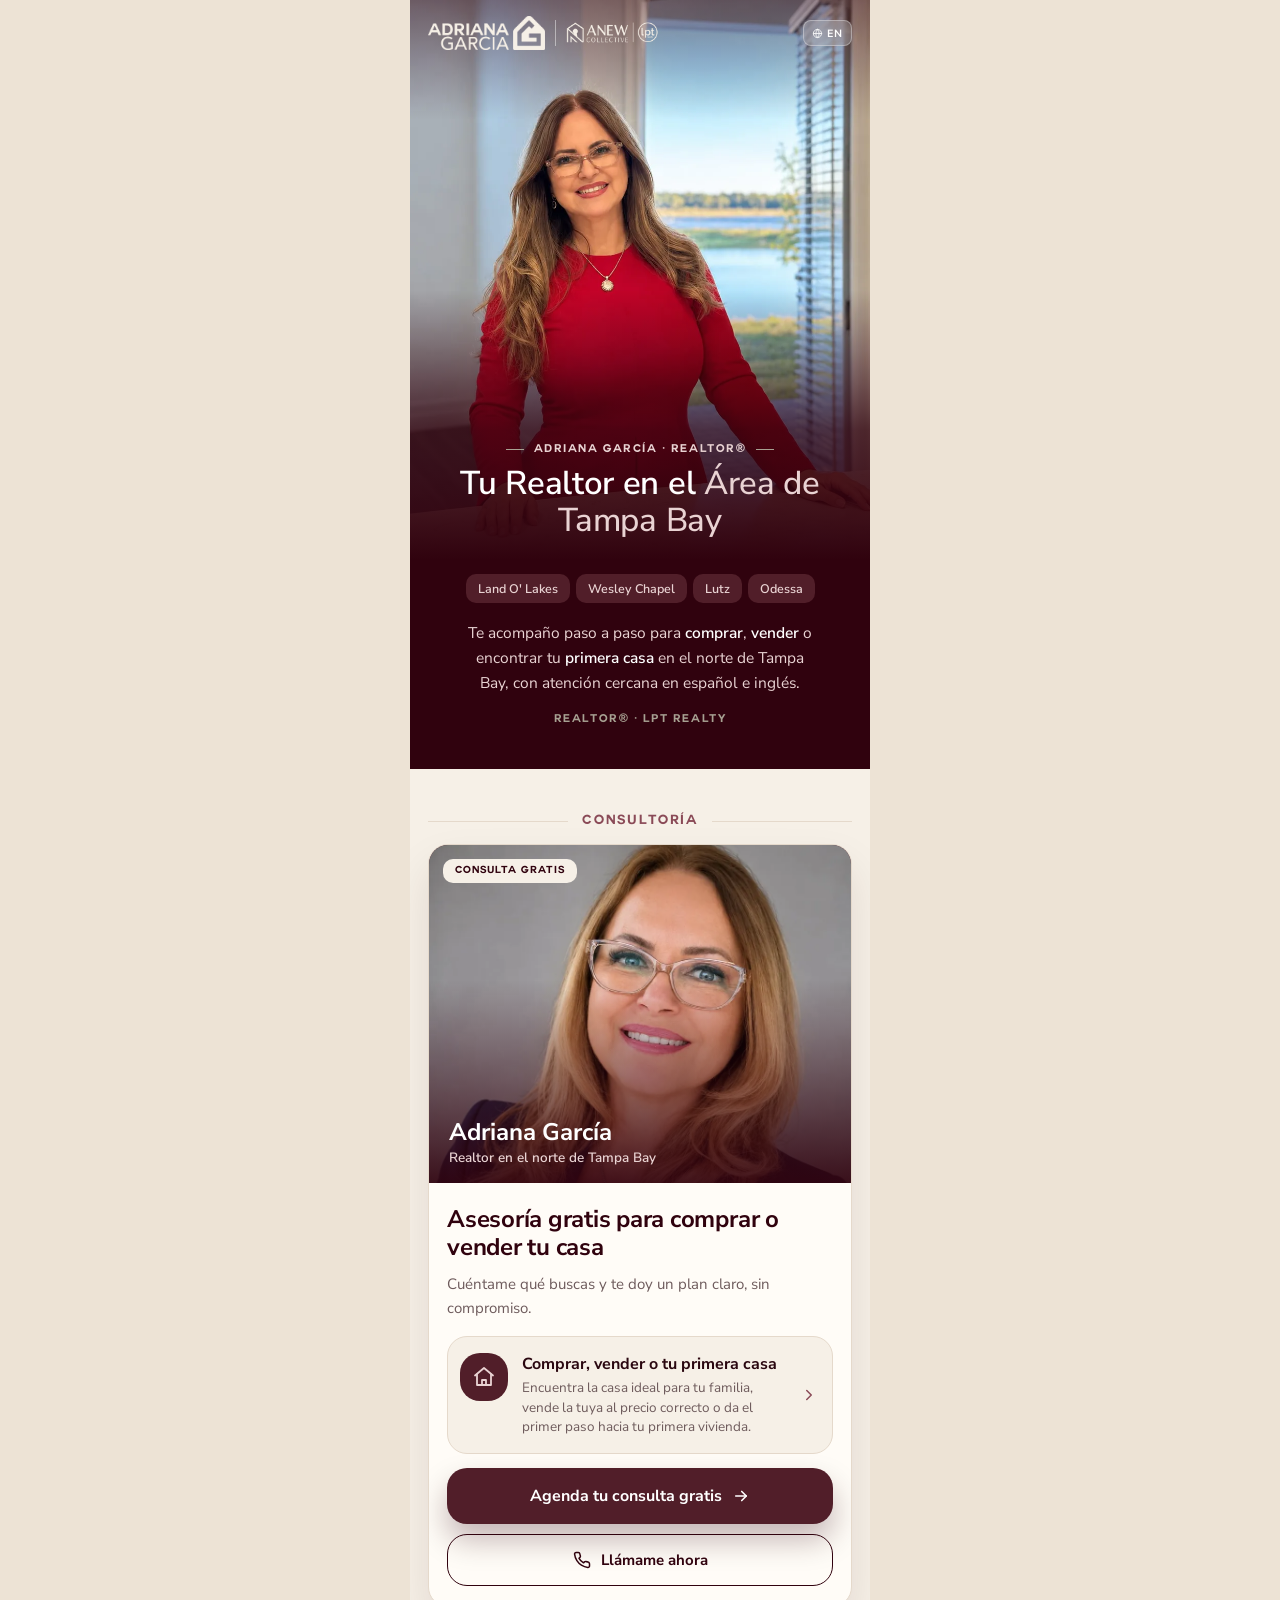
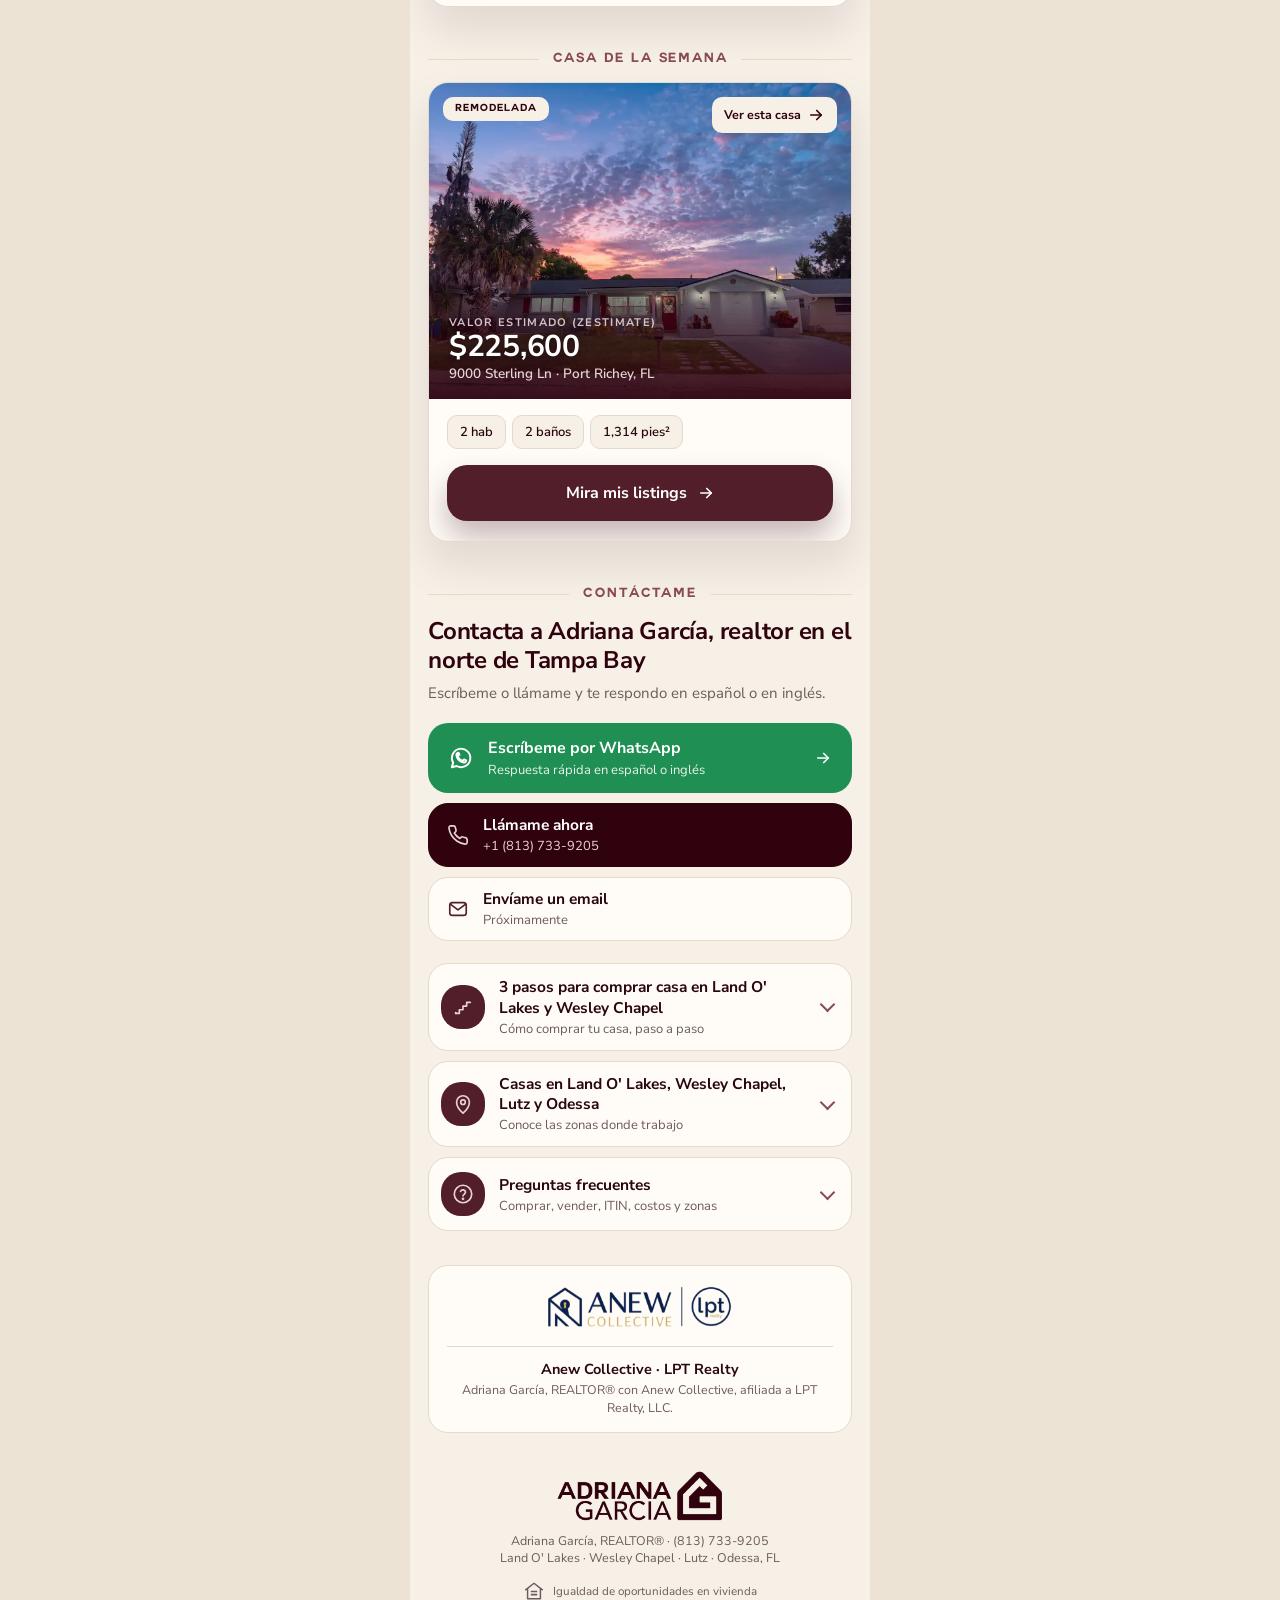
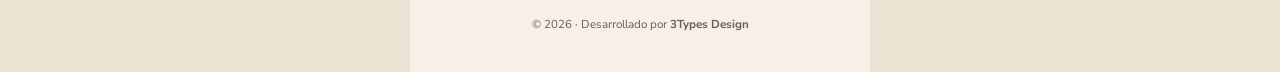
<file: index.html>
<!doctype html>
<html lang="es">
<head>
<meta charset="utf-8">
<meta name="viewport" content="width=device-width, initial-scale=1">
<title>Realtor que habla español en Tampa Bay | Adriana García</title>
<meta name="description" content="Adriana García, realtor que habla español en Tampa Bay: Land O' Lakes, Wesley Chapel, Lutz y Odessa. Compra, venta y primera casa. Consulta gratis.">
<!-- LANZAMIENTO: cambiar a "index, follow, max-image-preview:large, max-snippet:-1" al publicar en el dominio final -->
<meta name="robots" content="noindex, follow">
<!-- LANZAMIENTO: reemplazar https://DOMINIO-FINAL.com en todo el archivo -->
<link rel="canonical" href="https://DOMINIO-FINAL.com/">
<link rel="alternate" hreflang="es-US" href="https://DOMINIO-FINAL.com/">
<link rel="alternate" hreflang="en-US" href="https://DOMINIO-FINAL.com/en/">
<link rel="alternate" hreflang="x-default" href="https://DOMINIO-FINAL.com/">
<meta name="author" content="Adriana García">
<meta name="geo.region" content="US-FL">
<meta name="geo.placename" content="Land O' Lakes">

<meta property="og:type" content="website">
<meta property="og:url" content="https://DOMINIO-FINAL.com/">
<meta property="og:locale" content="es_US">
<meta property="og:locale:alternate" content="en_US">
<meta property="og:site_name" content="Adriana García · Realtor">
<meta property="og:title" content="Adriana García · Tu Realtor en el Área de Tampa Bay">
<meta property="og:description" content="Comprar, vender o tu primera casa en Tampa Bay: Land O' Lakes, Wesley Chapel, Lutz y Odessa. Consulta gratis en español e inglés.">
<meta property="og:image" content="https://DOMINIO-FINAL.com/assets/og-adriana-garcia-realtor.jpg">
<meta property="og:image:width" content="1200">
<meta property="og:image:height" content="630">
<meta property="og:image:alt" content="Adriana García, realtor que habla español en Tampa Bay">
<meta name="twitter:card" content="summary_large_image">
<meta name="twitter:title" content="Adriana García · Tu Realtor en el Área de Tampa Bay">
<meta name="twitter:description" content="Comprar, vender o tu primera casa en Tampa Bay: Land O' Lakes, Wesley Chapel, Lutz y Odessa. Consulta gratis en español e inglés.">
<meta name="twitter:image" content="https://DOMINIO-FINAL.com/assets/og-adriana-garcia-realtor.jpg">

<link rel="icon" href="favicon.ico" sizes="any">
<link rel="icon" type="image/png" sizes="32x32" href="assets/favicon-32.png">
<link rel="icon" type="image/png" sizes="192x192" href="assets/favicon-192.png">
<link rel="apple-touch-icon" href="assets/favicon-180.png">
<link rel="manifest" href="site.webmanifest">
<meta name="theme-color" content="#30020E">
<meta name="color-scheme" content="light">

<link rel="preload" as="image" href="assets/adriana-garcia-realtor-land-o-lakes-lago.webp" type="image/webp" fetchpriority="high">
<link rel="preconnect" href="https://fonts.googleapis.com">
<link rel="preconnect" href="https://fonts.gstatic.com" crossorigin>
<link href="https://fonts.googleapis.com/css2?family=Nunito+Sans:wght@400;600;700&display=swap" rel="stylesheet">
<link rel="preload" href="assets/fonts/couture-bold-es.woff2" as="font" type="font/woff2" crossorigin>
<link rel="stylesheet" href="assets/styles.css?v=20261117e">

<script type="application/ld+json">
{
  "@context": "https://schema.org",
  "@graph": [
    {
      "@type": "WebSite",
      "@id": "https://DOMINIO-FINAL.com/#website",
      "url": "https://DOMINIO-FINAL.com/",
      "name": "Adriana García · Realtor",
      "inLanguage": [
        "es",
        "en"
      ]
    },
    {
      "@type": "WebPage",
      "@id": "https://DOMINIO-FINAL.com/#webpage",
      "url": "https://DOMINIO-FINAL.com/",
      "name": "Realtor que habla español en Tampa Bay | Adriana García",
      "inLanguage": "es",
      "isPartOf": {
        "@id": "https://DOMINIO-FINAL.com/#website"
      },
      "about": {
        "@id": "https://DOMINIO-FINAL.com/#agent"
      },
      "primaryImageOfPage": "https://DOMINIO-FINAL.com/assets/og-adriana-garcia-realtor.jpg"
    },
    {
      "@type": "RealEstateAgent",
      "@id": "https://DOMINIO-FINAL.com/#agent",
      "name": "Adriana García, REALTOR®",
      "url": "https://DOMINIO-FINAL.com/",
      "description": "Realtor que habla español e inglés. Compra, venta y primera vivienda en Land O' Lakes, Wesley Chapel, Lutz y Odessa, en el norte de Tampa Bay, Florida.",
      "image": "https://DOMINIO-FINAL.com/assets/adriana-garcia-realtor-land-o-lakes-retrato.webp",
      "logo": "https://DOMINIO-FINAL.com/assets/adriana-garcia-icon.png",
      "telephone": "+1-813-733-9205",
      "address": {
        "@type": "PostalAddress",
        "addressLocality": "Land O' Lakes",
        "addressRegion": "FL",
        "postalCode": "34638",
        "addressCountry": "US"
      },
      "areaServed": [
        {
          "@type": "City",
          "name": "Land O' Lakes, FL"
        },
        {
          "@type": "City",
          "name": "Wesley Chapel, FL"
        },
        {
          "@type": "City",
          "name": "Lutz, FL"
        },
        {
          "@type": "City",
          "name": "Odessa, FL"
        },
        {
          "@type": "AdministrativeArea",
          "name": "Tampa Bay, FL"
        },
        {
          "@type": "AdministrativeArea",
          "name": "Pasco County, FL"
        },
        {
          "@type": "AdministrativeArea",
          "name": "Hillsborough County, FL"
        }
      ],
      "knowsLanguage": [
        "es",
        "en"
      ],
      "employee": {
        "@id": "https://DOMINIO-FINAL.com/#adriana"
      },
      "makesOffer": [
        {
          "@type": "Offer",
          "itemOffered": {
            "@type": "Service",
            "name": "Asesoría para comprar casa"
          }
        },
        {
          "@type": "Offer",
          "itemOffered": {
            "@type": "Service",
            "name": "Asesoría para vender casa"
          }
        },
        {
          "@type": "Offer",
          "itemOffered": {
            "@type": "Service",
            "name": "Asesoría para comprar primera vivienda"
          }
        }
      ],
      "slogan": "Tu Realtor en el Área de Tampa Bay",
      "knowsAbout": [
        "Compra de casa",
        "Venta de casa",
        "Compradores de primera vivienda",
        "Préstamos con ITIN",
        "Bienes raíces en Pasco County",
        "Bienes raíces en Hillsborough County"
      ],
      "memberOf": {
        "@type": "Organization",
        "name": "Anew Collective"
      },
      "priceRange": "$$"
    },
    {
      "@type": "Person",
      "@id": "https://DOMINIO-FINAL.com/#adriana",
      "name": "Adriana García",
      "jobTitle": "REALTOR®",
      "image": "https://DOMINIO-FINAL.com/assets/adriana-garcia-realtor-land-o-lakes-retrato.webp",
      "knowsLanguage": [
        "es",
        "en"
      ],
      "worksFor": {
        "@type": "RealEstateAgent",
        "name": "LPT Realty",
        "url": "https://lpt.com"
      },
      "memberOf": {
        "@type": "Organization",
        "name": "Anew Collective"
      },
      "telephone": "+1-813-733-9205",
      "description": "Tu Realtor en el Área de Tampa Bay"
    },
    {
      "@type": "FAQPage",
      "@id": "https://DOMINIO-FINAL.com/#faq",
      "inLanguage": "es",
      "mainEntity": [
        {
          "@type": "Question",
          "name": "¿Cuánto dinero necesito para comprar mi primera casa en Florida?",
          "acceptedAnswer": {
            "@type": "Answer",
            "text": "Depende del tipo de préstamo. Algunos préstamos FHA piden desde 3.5% de enganche y algunos convencionales desde 3% para compradores de primera vez, más los costos de cierre. Florida también tiene programas de ayuda para el enganche. En la consulta gratis revisamos tu caso y te conecto con un lender para saber tu número real."
          }
        },
        {
          "@type": "Question",
          "name": "¿Puedo comprar casa con ITIN en Florida?",
          "acceptedAnswer": {
            "@type": "Answer",
            "text": "Sí. Hay lenders que ofrecen préstamos con ITIN. Normalmente piden un enganche más alto que un préstamo tradicional y un buen historial de ingresos y pagos. Te ayudo a encontrar el lender adecuado y a preparar tus documentos."
          }
        },
        {
          "@type": "Question",
          "name": "¿Cuánto cuesta vender mi casa?",
          "acceptedAnswer": {
            "@type": "Answer",
            "text": "El costo incluye la comisión, que es negociable, y los costos de cierre del vendedor. En la consulta te preparo un análisis del precio de tu casa y un estimado de cuánto te quedaría después de vender."
          }
        },
        {
          "@type": "Question",
          "name": "¿La consulta tiene algún costo?",
          "acceptedAnswer": {
            "@type": "Answer",
            "text": "No. La primera consulta es gratis y sin compromiso, en español o en inglés."
          }
        },
        {
          "@type": "Question",
          "name": "¿En qué zonas trabajas?",
          "acceptedAnswer": {
            "@type": "Answer",
            "text": "En el norte de Tampa Bay: Land O' Lakes, Wesley Chapel, Lutz, Odessa y sus alrededores en Pasco y Hillsborough County."
          }
        }
      ]
    }
  ]
}
</script>
</head>
<body>
<main class="page">

  <!-- TOP -->
  <div class="top">
    <div class="brands">
      <img src="assets/adriana-garcia-logo-cream.png" width="600" height="175" alt="Adriana García Realtor">
      <span class="brands-sep" aria-hidden="true"></span>
      <img class="anew" src="assets/anew-collective-lpt-realty-logo-cream.png" width="288" height="80" alt="Logo de Anew Collective y LPT Realty">
    </div>
    <a class="lang" href="en/" hreflang="en-US" lang="en" aria-label="View this page in English"><svg width="14" height="14" viewBox="0 0 24 24" fill="none" stroke="currentColor" stroke-width="2" stroke-linecap="round" stroke-linejoin="round" aria-hidden="true"><circle cx="12" cy="12" r="9"/><path d="M3 12h18"/><path d="M12 3a14 14 0 0 1 0 18a14 14 0 0 1 0-18z"/></svg><span>EN</span></a>
  </div>

  <!-- HERO -->
  <header class="hero">
    <img src="assets/adriana-garcia-realtor-land-o-lakes-lago.webp" width="900" height="1200" fetchpriority="high" alt="Adriana García, realtor, en una casa frente al lago en Land O' Lakes, Florida">
    <div class="hero-txt">
      <p class="kicker">Adriana García · Realtor®</p>
      <h1>Tu Realtor en el <em>Área de Tampa&nbsp;Bay</em></h1>
    </div>
  </header>

  <!-- INTRO -->
  <section class="intro" aria-label="Zonas de servicio">
    <ul class="areas">
      <li>Land O' Lakes</li><li>Wesley Chapel</li><li>Lutz</li><li>Odessa</li>
    </ul>
    <p>Te acompaño paso a paso para <strong>comprar</strong>, <strong>vender</strong> o encontrar tu <strong>primera casa</strong> en el norte de Tampa Bay, con atención cercana en español e inglés.</p>
    <p class="badge">REALTOR® · LPT Realty</p>
  </section>

  <!-- CONSULTORÍA -->
  <section class="section" id="consultoria" aria-labelledby="h-consulta">
    <p class="title" aria-hidden="true">Consultoría</p>
    <div class="card">
      <div class="photo">
        <img src="assets/adriana-garcia-realtor-land-o-lakes-retrato.webp" width="900" height="1200" loading="lazy" style="object-position:50% 12%" alt="Retrato de Adriana García, realtor en Land O' Lakes, Florida">
        <div class="tag">Consulta gratis</div>
        <div class="ph-name">
          <b>Adriana García</b>
          <span>Realtor en el norte de Tampa Bay</span>
        </div>
      </div>
      <div class="body">
        <h2 id="h-consulta">Asesoría gratis para comprar o vender tu casa</h2>
        <p>Cuéntame qué buscas y te doy un plan claro, sin compromiso.</p>
        <a class="service" data-wa="msgUni" href="https://wa.me/18137339205">
          <div class="ico"><svg width="24" height="24" viewBox="0 0 24 24" fill="none" stroke="currentColor" stroke-width="1.8" stroke-linecap="round" stroke-linejoin="round" aria-hidden="true"><path d="M3 10.5 12 3l9 7.5"/><path d="M5 9.5V20h14V9.5"/><path d="M10 20v-5h4v5"/></svg></div>
          <div class="txt"><h3>Comprar, vender o tu primera casa</h3><span>Encuentra la casa ideal para tu familia, vende la tuya al precio correcto o da el primer paso hacia tu primera vivienda.</span></div>
          <svg class="chev" width="18" height="18" viewBox="0 0 24 24" fill="none" stroke="currentColor" stroke-width="2" stroke-linecap="round" stroke-linejoin="round" aria-hidden="true"><path d="M9 6l6 6-6 6"/></svg>
        </a>
        <a class="btn btn-primary" data-wa="ctaMsg" href="https://wa.me/18137339205">
          <span>Agenda tu consulta gratis</span>
          <svg width="18" height="18" viewBox="0 0 24 24" fill="none" stroke="currentColor" stroke-width="2.2" stroke-linecap="round" stroke-linejoin="round" aria-hidden="true"><path d="M5 12h14"/><path d="M13 6l6 6-6 6"/></svg>
        </a>
        <a class="btn btn-ghost" data-tel href="tel:+18137339205">
          <svg width="18" height="18" viewBox="0 0 24 24" fill="none" stroke="currentColor" stroke-width="2" stroke-linecap="round" stroke-linejoin="round" aria-hidden="true"><path d="M22 16.9v3a2 2 0 0 1-2.2 2 19.8 19.8 0 0 1-8.6-3.1 19.5 19.5 0 0 1-6-6A19.8 19.8 0 0 1 2.1 4.2 2 2 0 0 1 4.1 2h3a2 2 0 0 1 2 1.7c.1.9.4 1.8.7 2.7a2 2 0 0 1-.5 2.1L8 9.8a16 16 0 0 0 6 6l1.3-1.3a2 2 0 0 1 2.1-.4c.9.3 1.8.6 2.7.7a2 2 0 0 1 1.7 2z"/></svg>
          <span>Llámame ahora</span>
        </a>
      </div>
    </div>
  </section>

  <!-- CASA DE LA SEMANA (datos en assets/site.js → CONFIG.home) -->
  <section class="section" id="home-week" aria-labelledby="h-home" hidden>
    <h2 class="title" id="h-home">Casa de la semana</h2>
    <div class="hw-slot"></div>
  </section>




  <!-- CONTACTO -->
  <section class="section" id="contacto" aria-labelledby="h-contacto">
    <p class="title" aria-hidden="true">Contáctame</p>
    <h2 class="sec-h" id="h-contacto">Contacta a Adriana García, realtor en el norte de Tampa Bay</h2>
    <p class="sec-p">Escríbeme o llámame y te respondo en español o en inglés.</p>

    <a class="contact-main" data-wa="msgContact" href="https://wa.me/18137339205">
      <svg width="26" height="26" viewBox="0 0 24 24" fill="none" stroke="currentColor" stroke-width="1.8" stroke-linecap="round" stroke-linejoin="round" aria-hidden="true"><path d="M3.5 20.5l1.3-4.2A8.5 8.5 0 1 1 8 19.4z"/><path d="M9 9.5c.3 2.3 2.2 4.4 4.6 5l1.2-1.2 2 .9c-.2 1.2-1.2 2-2.4 1.9-3.4-.4-6.2-3.2-6.6-6.6-.1-1.2.7-2.2 1.9-2.4l.9 2z"/></svg>
      <div class="t"><b>Escríbeme por WhatsApp</b><small>Respuesta rápida en español o inglés</small></div>
      <svg width="18" height="18" viewBox="0 0 24 24" fill="none" stroke="currentColor" stroke-width="2.2" stroke-linecap="round" stroke-linejoin="round" aria-hidden="true"><path d="M5 12h14"/><path d="M13 6l6 6-6 6"/></svg>
    </a>

    <a class="row call" data-tel href="tel:+18137339205">
      <svg width="22" height="22" viewBox="0 0 24 24" fill="none" stroke="currentColor" stroke-width="1.8" stroke-linecap="round" stroke-linejoin="round" aria-hidden="true"><path d="M22 16.9v3a2 2 0 0 1-2.2 2 19.8 19.8 0 0 1-8.6-3.1 19.5 19.5 0 0 1-6-6A19.8 19.8 0 0 1 2.1 4.2 2 2 0 0 1 4.1 2h3a2 2 0 0 1 2 1.7c.1.9.4 1.8.7 2.7a2 2 0 0 1-.5 2.1L8 9.8a16 16 0 0 0 6 6l1.3-1.3a2 2 0 0 1 2.1-.4c.9.3 1.8.6 2.7.7a2 2 0 0 1 1.7 2z"/></svg>
      <div class="t"><b>Llámame ahora</b><small data-show="phone">+1 (813) 733-9205</small></div>
    </a>

    <a class="row" id="email-btn" href="#contacto">
      <svg width="22" height="22" viewBox="0 0 24 24" fill="none" stroke="currentColor" stroke-width="1.8" stroke-linecap="round" stroke-linejoin="round" aria-hidden="true"><rect x="3" y="5" width="18" height="14" rx="3"/><path d="M4 7l8 6 8-6"/></svg>
      <div class="t"><b>Envíame un email</b><small data-show="email">Próximamente</small></div>
    </a>
    <button class="alt-mail" type="button" id="other-mail" aria-haspopup="dialog">¿Usas otro correo? Ver opciones</button>

    <div class="socials" id="socials"></div>
  </section>

  <!-- 3 PASOS -->
  <section class="section section-faq" id="pasos" aria-labelledby="h-pasos">
    <details class="faq-all fold-steps">
      <summary><div class="ico"><svg width="22" height="22" viewBox="0 0 24 24" fill="none" stroke="currentColor" stroke-width="1.8" stroke-linecap="round" stroke-linejoin="round" aria-hidden="true"><path d="M4 19h4v-4h4v-4h4V7h4"/><path d="M4 19v-1"/></svg></div><div class="t"><h2 id="h-pasos">3 pasos para comprar casa en Land O' Lakes y Wesley Chapel</h2><span>Cómo comprar tu casa, paso a paso</span></div></summary>
      <div class="fold-body">
        <div class="fold-photo"><img src="assets/adriana-garcia-realtor-land-o-lakes-casa.webp" width="900" height="1200" loading="lazy" style="object-position:50% 6%" alt="Adriana García, realtor, en la sala de una casa moderna"></div>
        <p class="fold-p">Así de simple es el camino a tus llaves. Yo me encargo de que cada paso sea claro.</p>
        <ol class="steps">
              <li class="step"><div class="n">1</div><div class="txt"><h3>Consulta gratis y pre-aprobación</h3><p>Hablamos de lo que buscas y te conecto con un lender para saber tu presupuesto real.</p></div></li>
              <li class="step"><div class="n">2</div><div class="txt"><h3>Búsqueda de tu casa ideal</h3><p>Seleccionamos y visitamos las casas que de verdad encajan contigo.</p></div></li>
              <li class="step"><div class="n">3</div><div class="txt"><h3>Oferta y cierre</h3><p>Negocio la mejor oferta y te acompaño hasta el día que recibes tus llaves.</p></div></li>
            </ol>
        <a class="btn btn-primary" data-wa="msgSteps" href="https://wa.me/18137339205">
              <span>Quiero empezar el paso 1</span>
              <svg width="18" height="18" viewBox="0 0 24 24" fill="none" stroke="currentColor" stroke-width="2.2" stroke-linecap="round" stroke-linejoin="round" aria-hidden="true"><path d="M5 12h14"/><path d="M13 6l6 6-6 6"/></svg>
            </a>
      </div>
    </details>
  </section>

  <!-- ZONAS -->
  <section class="section section-faq" id="zonas" aria-labelledby="h-zonas">
    <details class="faq-all fold-zones">
      <summary><div class="ico"><svg width="22" height="22" viewBox="0 0 24 24" fill="none" stroke="currentColor" stroke-width="1.8" stroke-linecap="round" stroke-linejoin="round" aria-hidden="true"><path d="M12 22s-7-6.2-7-12a7 7 0 0 1 14 0c0 5.8-7 12-7 12z"/><circle cx="12" cy="10" r="2.5"/></svg></div><div class="t"><h2 id="h-zonas">Casas en Land O' Lakes, Wesley Chapel, Lutz y Odessa</h2><span>Conoce las zonas donde trabajo</span></div></summary>
      <p class="fold-p">Conozco el norte de Tampa Bay y te ayudo a elegir la zona que mejor va con tu estilo de vida.</p>
    <div class="zones">
      <article class="zone">
        <h3><svg width="16" height="16" viewBox="0 0 24 24" fill="none" stroke="currentColor" stroke-width="2" stroke-linecap="round" stroke-linejoin="round" aria-hidden="true"><path d="M12 22s-7-6.2-7-12a7 7 0 0 1 14 0c0 5.8-7 12-7 12z"/><circle cx="12" cy="10" r="2.5"/></svg>Land O' Lakes</h3>
        <p>Lagos, comunidades nuevas y casas con más espacio en Pasco County, con salida rápida a la Suncoast Parkway.</p>
      </article>
      <article class="zone">
        <h3><svg width="16" height="16" viewBox="0 0 24 24" fill="none" stroke="currentColor" stroke-width="2" stroke-linecap="round" stroke-linejoin="round" aria-hidden="true"><path d="M12 22s-7-6.2-7-12a7 7 0 0 1 14 0c0 5.8-7 12-7 12z"/><circle cx="12" cy="10" r="2.5"/></svg>Wesley Chapel</h3>
        <p>Una de las zonas de más crecimiento, con comunidades planificadas, compras y fácil acceso a la I-75.</p>
      </article>
      <article class="zone">
        <h3><svg width="16" height="16" viewBox="0 0 24 24" fill="none" stroke="currentColor" stroke-width="2" stroke-linecap="round" stroke-linejoin="round" aria-hidden="true"><path d="M12 22s-7-6.2-7-12a7 7 0 0 1 14 0c0 5.8-7 12-7 12z"/><circle cx="12" cy="10" r="2.5"/></svg>Lutz</h3>
        <p>Ambiente tranquilo, terrenos amplios y cerca de Tampa, entre Pasco y Hillsborough County.</p>
      </article>
      <article class="zone">
        <h3><svg width="16" height="16" viewBox="0 0 24 24" fill="none" stroke="currentColor" stroke-width="2" stroke-linecap="round" stroke-linejoin="round" aria-hidden="true"><path d="M12 22s-7-6.2-7-12a7 7 0 0 1 14 0c0 5.8-7 12-7 12z"/><circle cx="12" cy="10" r="2.5"/></svg>Odessa</h3>
        <p>Lagos, naturaleza y casas con terreno, ideal si buscas privacidad sin alejarte de la ciudad.</p>
      </article>
    </div>
    </details>
  </section>

  <!-- PREGUNTAS FRECUENTES -->
  <section class="section section-faq" id="preguntas" aria-labelledby="h-faq">
    <details class="faq-all">
      <summary><div class="ico"><svg width="22" height="22" viewBox="0 0 24 24" fill="none" stroke="currentColor" stroke-width="1.8" stroke-linecap="round" stroke-linejoin="round" aria-hidden="true"><circle cx="12" cy="12" r="9.5"/><path d="M9.3 9.2a2.8 2.8 0 0 1 5.4 1c0 1.9-2.7 2.4-2.7 4"/><circle cx="12" cy="17.3" r=".6" fill="currentColor"/></svg></div><div class="t"><h2 id="h-faq">Preguntas frecuentes</h2><span>Comprar, vender, ITIN, costos y zonas</span></div></summary>
      <div class="faq">
      <details>
        <summary><h3>¿Cuánto dinero necesito para comprar mi primera casa en Florida?</h3></summary>
        <div class="a"><p>Depende del tipo de préstamo. Algunos préstamos FHA piden desde 3.5% de enganche y algunos convencionales desde 3% para compradores de primera vez, más los costos de cierre. Florida también tiene programas de ayuda para el enganche.</p><p>En la consulta gratis revisamos tu caso y te conecto con un lender para saber tu número real.</p></div>
      </details>
      <details>
        <summary><h3>¿Puedo comprar casa con ITIN en Florida?</h3></summary>
        <div class="a"><p>Sí. Hay lenders que ofrecen préstamos con ITIN. Normalmente piden un enganche más alto que un préstamo tradicional y un buen historial de ingresos y pagos. Te ayudo a encontrar el lender adecuado y a preparar tus documentos.</p></div>
      </details>
      <details>
        <summary><h3>¿Cuánto cuesta vender mi casa?</h3></summary>
        <div class="a"><p>El costo incluye la comisión, que es negociable, y los costos de cierre del vendedor. En la consulta te preparo un análisis del precio de tu casa y un estimado de cuánto te quedaría después de vender.</p></div>
      </details>
      <details>
        <summary><h3>¿La consulta tiene algún costo?</h3></summary>
        <div class="a"><p>No. La primera consulta es gratis y sin compromiso, en español o en inglés.</p></div>
      </details>
      <details>
        <summary><h3>¿En qué zonas trabajas?</h3></summary>
        <div class="a"><p>En el norte de Tampa Bay: Land O' Lakes, Wesley Chapel, Lutz, Odessa y sus alrededores en Pasco y Hillsborough County.</p></div>
      </details>
      </div>
    </details>
  </section>

  <!-- BROKER -->
  <div class="broker">
    <img src="assets/anew-collective-lpt-realty-logo.png" width="288" height="80" alt="Logo de Anew Collective y LPT Realty" loading="lazy">
    <div class="t"><b>Anew Collective · LPT Realty</b><small>Adriana García, REALTOR® con Anew Collective, afiliada a LPT Realty, LLC.</small><small data-show="license" hidden></small></div>
  </div>

  <footer>
    <img src="assets/adriana-garcia-logo-burgundy.png" width="600" height="185" alt="Adriana García Realtor" loading="lazy">
    <p class="sub">Adriana García, REALTOR® · <a href="tel:+18137339205">(813) 733-9205</a><br>Land O' Lakes · Wesley Chapel · Lutz · Odessa, FL</p>
    <div class="eho">
      <svg width="22" height="22" viewBox="0 0 24 24" fill="none" stroke="currentColor" stroke-width="1.6" stroke-linejoin="round" aria-hidden="true"><path d="M2.5 11 12 3.5 21.5 11"/><path d="M5 9.5V20.5h14V9.5"/><path d="M8.5 12.5h7M8.5 16h7" stroke-width="1.8"/></svg>
      <span>Igualdad de oportunidades en vivienda</span>
    </div>
    <div class="credit">© 2026 · Desarrollado por <strong>3Types Design</strong></div>
  </footer>

</main>

<dialog class="sheet" id="email-sheet" aria-labelledby="email-sheet-title">
  <div class="sheet-in">
    <div class="sheet-grip" aria-hidden="true"></div>
    <p class="sheet-t" id="email-sheet-title">Escríbeme un email</p>
    <p class="to" data-show="email">Próximamente</p>
    <a class="opt" data-mail="gmail" href="#" target="_blank" rel="noopener"><i style="background:#D93025">G</i><span>Abrir en Gmail</span></a>
    <a class="opt" data-mail="outlook" href="#" target="_blank" rel="noopener"><i style="background:#0A64C9">O</i><span>Abrir en Outlook / Hotmail</span></a>
    <a class="opt" data-mail="yahoo" href="#" target="_blank" rel="noopener"><i style="background:#6001D2">Y</i><span>Abrir en Yahoo Mail</span></a>
    <a class="opt" data-mail="app" href="#"><i style="background:#30020E">@</i><span>Otra app de correo</span></a>
    <button class="opt" type="button" id="copy-email"><i style="background:#511E29">⧉</i><span>Copiar dirección de email</span></button>
    <button class="close" type="button" id="close-email">Cancelar</button>
  </div>
</dialog>

<script src="assets/site.js?v=20261117e" defer></script>
</body>
</html>
</file>
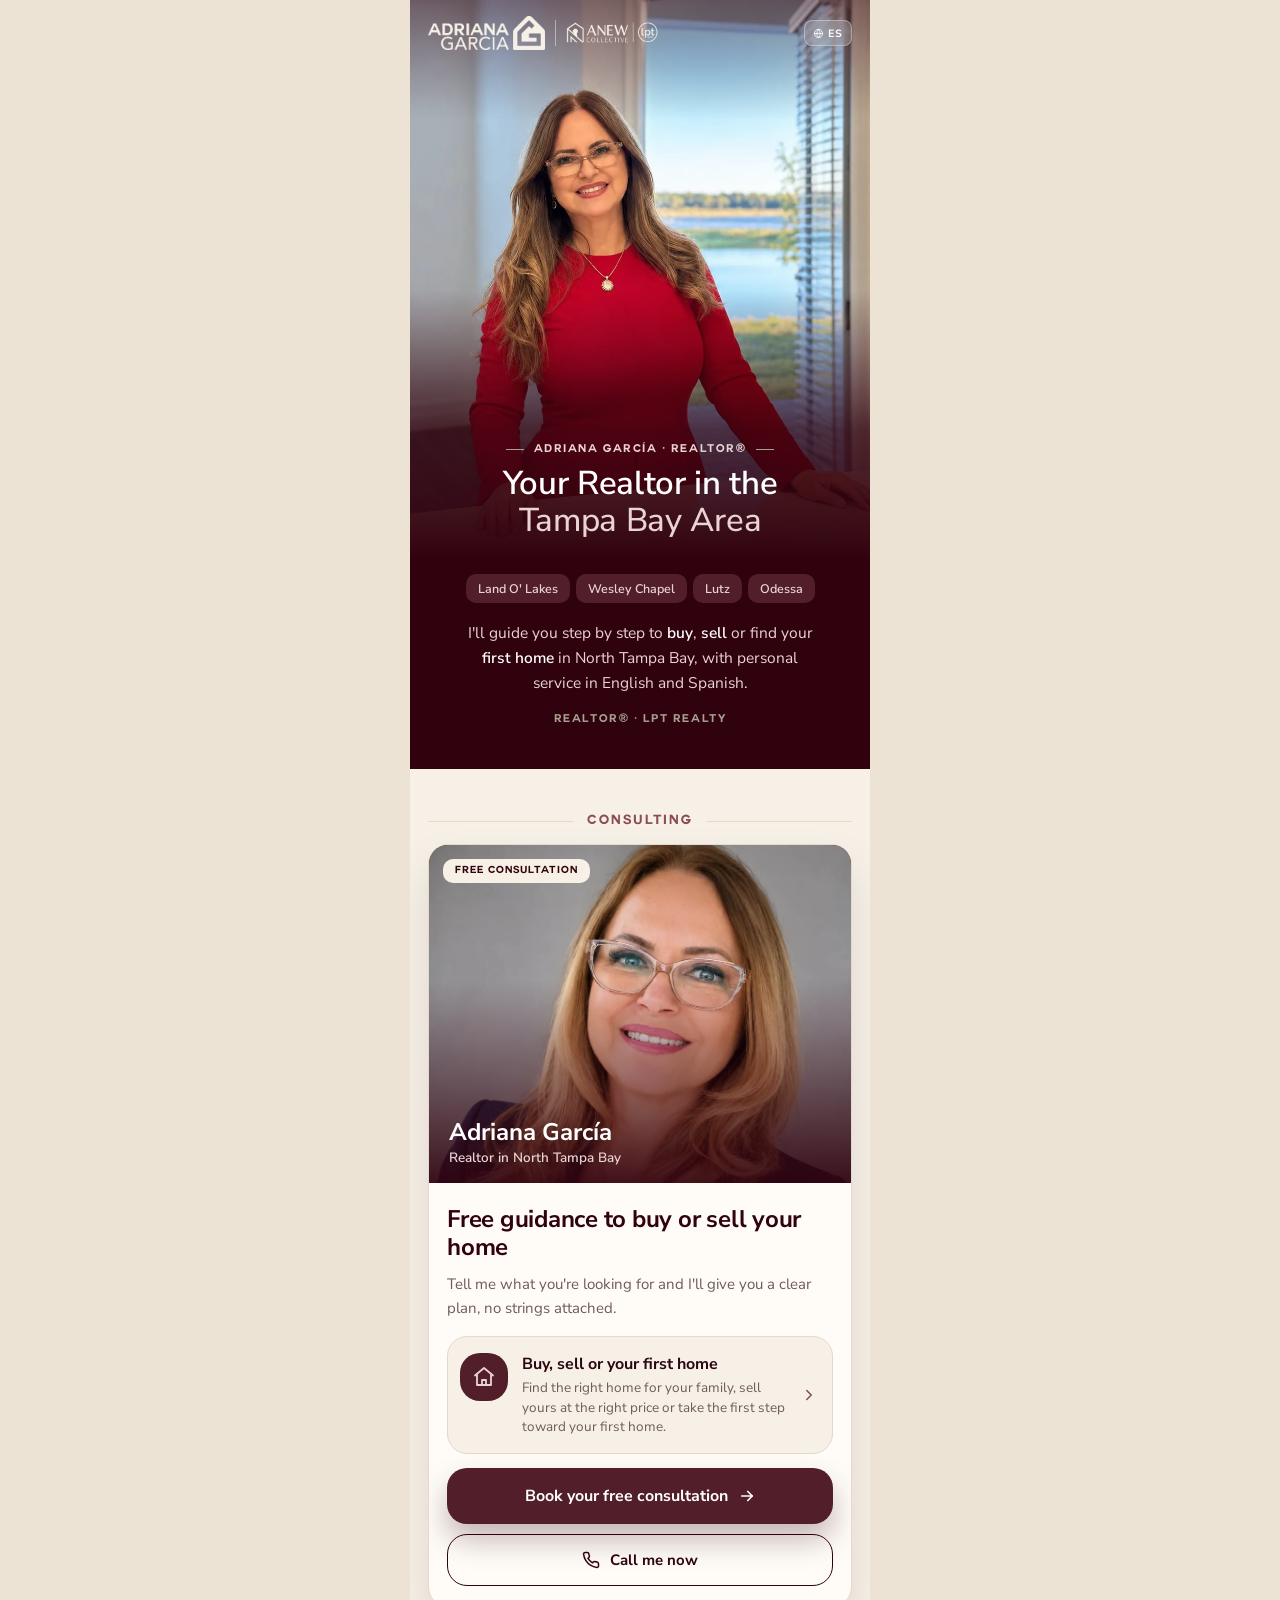
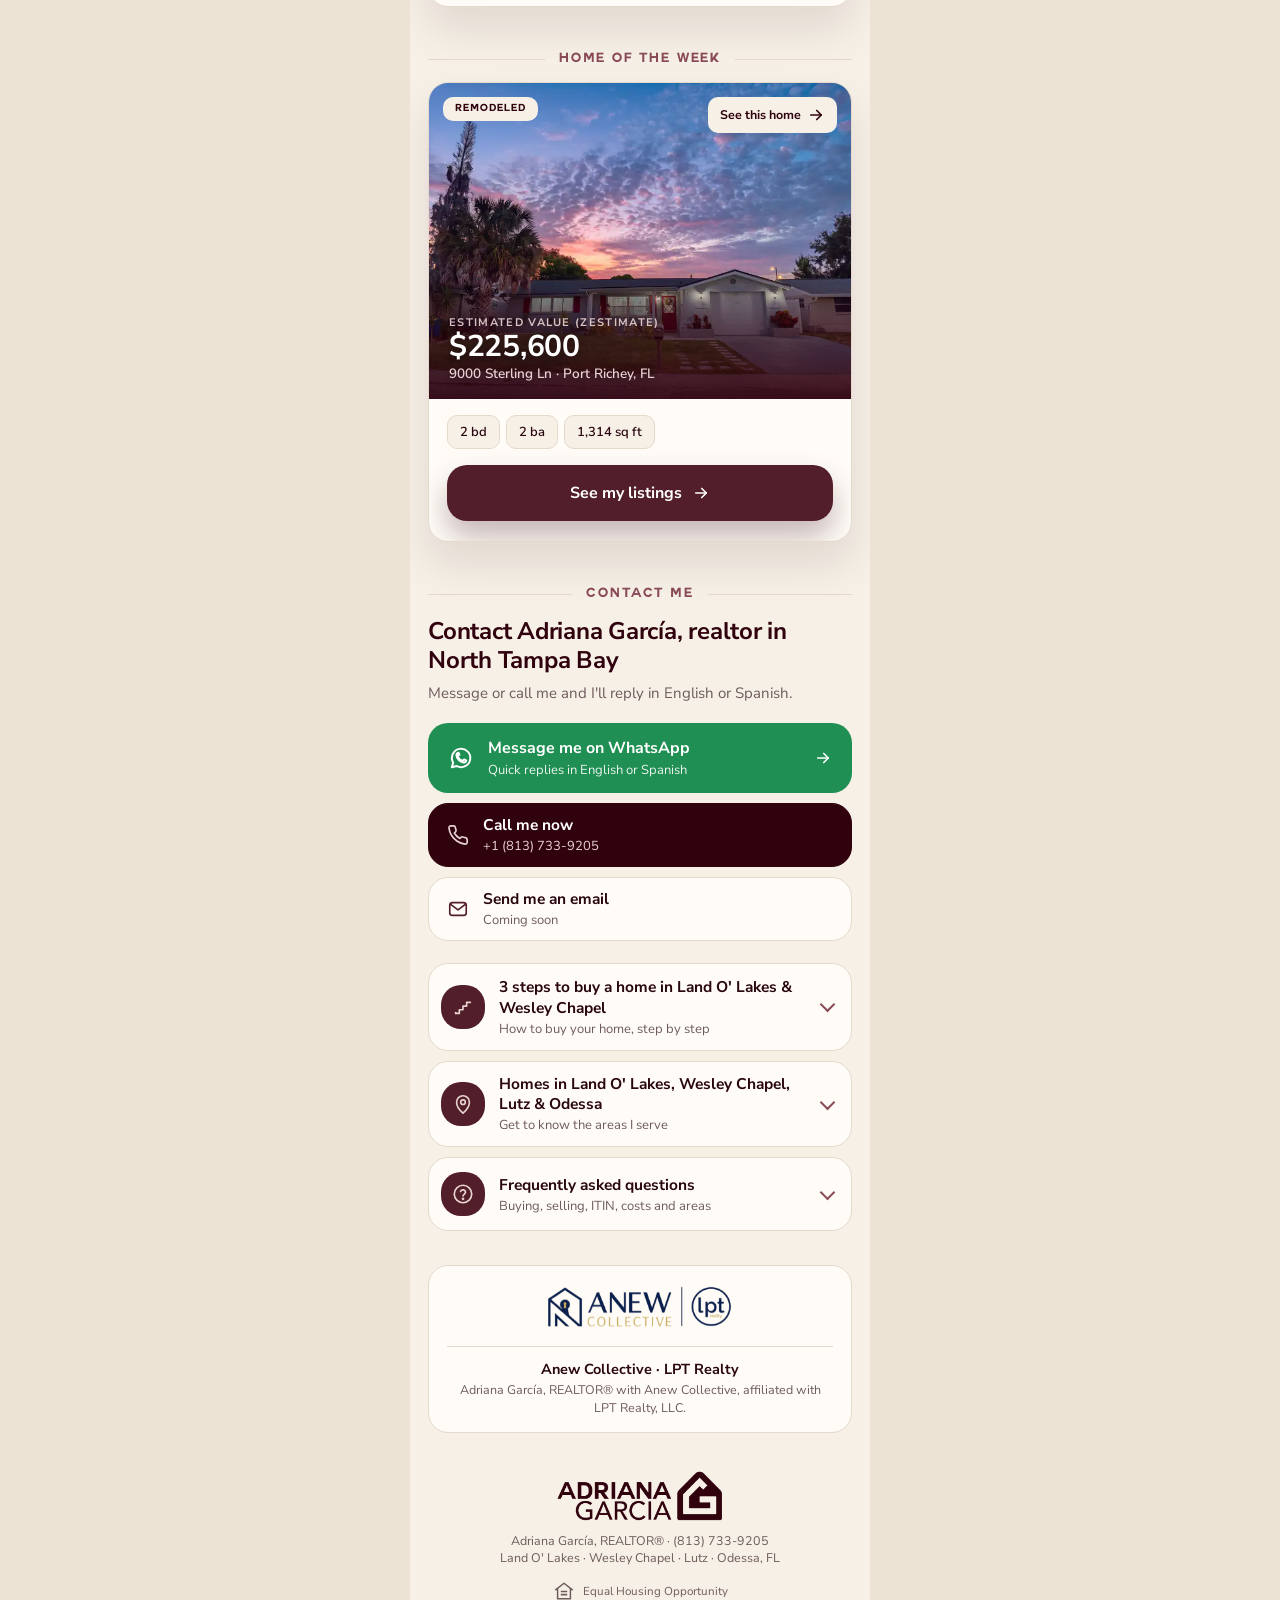
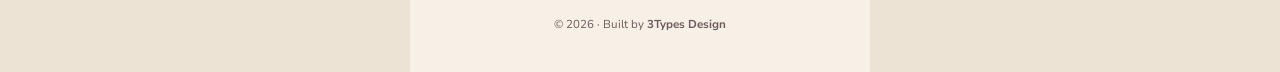
<file: en/index.html>
<!doctype html>
<html lang="en">
<head>
<meta charset="utf-8">
<meta name="viewport" content="width=device-width, initial-scale=1">
<title>Spanish-Speaking Realtor in Tampa Bay | Adriana García</title>
<meta name="description" content="Adriana García, bilingual realtor in Tampa Bay: Land O' Lakes, Wesley Chapel, Lutz and Odessa. Buy, sell or your first home. Free consultation.">
<!-- LAUNCH: change to "index, follow, max-image-preview:large, max-snippet:-1" when published on the final domain -->
<meta name="robots" content="noindex, follow">
<!-- LAUNCH: replace https://DOMINIO-FINAL.com across this file -->
<link rel="canonical" href="https://DOMINIO-FINAL.com/en/">
<link rel="alternate" hreflang="es-US" href="https://DOMINIO-FINAL.com/">
<link rel="alternate" hreflang="en-US" href="https://DOMINIO-FINAL.com/en/">
<link rel="alternate" hreflang="x-default" href="https://DOMINIO-FINAL.com/">
<meta name="author" content="Adriana García">
<meta name="geo.region" content="US-FL">
<meta name="geo.placename" content="Land O' Lakes">

<meta property="og:type" content="website">
<meta property="og:url" content="https://DOMINIO-FINAL.com/en/">
<meta property="og:locale" content="en_US">
<meta property="og:locale:alternate" content="es_US">
<meta property="og:site_name" content="Adriana García · Realtor">
<meta property="og:title" content="Adriana García · Your Realtor in the Tampa Bay Area">
<meta property="og:description" content="Buy, sell or find your first home in Tampa Bay: Land O' Lakes, Wesley Chapel, Lutz and Odessa. Free consultation in English or Spanish.">
<meta property="og:image" content="https://DOMINIO-FINAL.com/assets/og-adriana-garcia-realtor.jpg">
<meta property="og:image:width" content="1200">
<meta property="og:image:height" content="630">
<meta property="og:image:alt" content="Adriana García, Spanish-speaking realtor in Tampa Bay">
<meta name="twitter:card" content="summary_large_image">
<meta name="twitter:title" content="Adriana García · Your Realtor in the Tampa Bay Area">
<meta name="twitter:description" content="Buy, sell or find your first home in Tampa Bay: Land O' Lakes, Wesley Chapel, Lutz and Odessa. Free consultation in English or Spanish.">
<meta name="twitter:image" content="https://DOMINIO-FINAL.com/assets/og-adriana-garcia-realtor.jpg">

<link rel="icon" href="../favicon.ico" sizes="any">
<link rel="icon" type="image/png" sizes="32x32" href="../assets/favicon-32.png">
<link rel="icon" type="image/png" sizes="192x192" href="../assets/favicon-192.png">
<link rel="apple-touch-icon" href="../assets/favicon-180.png">
<link rel="manifest" href="../site.webmanifest">
<meta name="theme-color" content="#30020E">
<meta name="color-scheme" content="light">

<link rel="preload" as="image" href="../assets/adriana-garcia-realtor-land-o-lakes-lago.webp" type="image/webp" fetchpriority="high">
<link rel="preconnect" href="https://fonts.googleapis.com">
<link rel="preconnect" href="https://fonts.gstatic.com" crossorigin>
<link href="https://fonts.googleapis.com/css2?family=Nunito+Sans:wght@400;600;700&display=swap" rel="stylesheet">
<link rel="preload" href="../assets/fonts/couture-bold-es.woff2" as="font" type="font/woff2" crossorigin>
<link rel="stylesheet" href="../assets/styles.css?v=20261117e">

<script type="application/ld+json">
{
  "@context": "https://schema.org",
  "@graph": [
    {
      "@type": "WebPage",
      "@id": "https://DOMINIO-FINAL.com/en/#webpage",
      "url": "https://DOMINIO-FINAL.com/en/",
      "name": "Spanish-Speaking Realtor in Tampa Bay | Adriana García",
      "inLanguage": "en",
      "isPartOf": {
        "@id": "https://DOMINIO-FINAL.com/#website"
      },
      "about": {
        "@id": "https://DOMINIO-FINAL.com/#agent"
      },
      "primaryImageOfPage": "https://DOMINIO-FINAL.com/assets/og-adriana-garcia-realtor.jpg"
    },
    {
      "@type": "RealEstateAgent",
      "@id": "https://DOMINIO-FINAL.com/#agent",
      "name": "Adriana García, REALTOR®",
      "url": "https://DOMINIO-FINAL.com/",
      "description": "Bilingual English and Spanish realtor helping clients buy, sell and purchase their first home in Land O' Lakes, Wesley Chapel, Lutz and Odessa, North Tampa Bay, Florida.",
      "image": "https://DOMINIO-FINAL.com/assets/adriana-garcia-realtor-land-o-lakes-retrato.webp",
      "logo": "https://DOMINIO-FINAL.com/assets/adriana-garcia-icon.png",
      "telephone": "+1-813-733-9205",
      "address": {
        "@type": "PostalAddress",
        "addressLocality": "Land O' Lakes",
        "addressRegion": "FL",
        "postalCode": "34638",
        "addressCountry": "US"
      },
      "areaServed": [
        {
          "@type": "City",
          "name": "Land O' Lakes, FL"
        },
        {
          "@type": "City",
          "name": "Wesley Chapel, FL"
        },
        {
          "@type": "City",
          "name": "Lutz, FL"
        },
        {
          "@type": "City",
          "name": "Odessa, FL"
        },
        {
          "@type": "AdministrativeArea",
          "name": "Tampa Bay, FL"
        },
        {
          "@type": "AdministrativeArea",
          "name": "Pasco County, FL"
        },
        {
          "@type": "AdministrativeArea",
          "name": "Hillsborough County, FL"
        }
      ],
      "knowsLanguage": [
        "es",
        "en"
      ],
      "employee": {
        "@id": "https://DOMINIO-FINAL.com/#adriana"
      },
      "makesOffer": [
        {
          "@type": "Offer",
          "itemOffered": {
            "@type": "Service",
            "name": "Home buying guidance"
          }
        },
        {
          "@type": "Offer",
          "itemOffered": {
            "@type": "Service",
            "name": "Home selling guidance"
          }
        },
        {
          "@type": "Offer",
          "itemOffered": {
            "@type": "Service",
            "name": "First-time home buyer guidance"
          }
        }
      ],
      "slogan": "Your Realtor in the Tampa Bay Area",
      "knowsAbout": [
        "Buying a home",
        "Selling a home",
        "First-time home buyers",
        "ITIN mortgages",
        "Pasco County real estate",
        "Hillsborough County real estate"
      ],
      "memberOf": {
        "@type": "Organization",
        "name": "Anew Collective"
      },
      "priceRange": "$$"
    },
    {
      "@type": "Person",
      "@id": "https://DOMINIO-FINAL.com/#adriana",
      "name": "Adriana García",
      "jobTitle": "REALTOR®",
      "image": "https://DOMINIO-FINAL.com/assets/adriana-garcia-realtor-land-o-lakes-retrato.webp",
      "knowsLanguage": [
        "es",
        "en"
      ],
      "worksFor": {
        "@type": "RealEstateAgent",
        "name": "LPT Realty",
        "url": "https://lpt.com"
      },
      "memberOf": {
        "@type": "Organization",
        "name": "Anew Collective"
      },
      "telephone": "+1-813-733-9205",
      "description": "Your Realtor in the Tampa Bay Area"
    },
    {
      "@type": "FAQPage",
      "@id": "https://DOMINIO-FINAL.com/en/#faq",
      "inLanguage": "en",
      "mainEntity": [
        {
          "@type": "Question",
          "name": "How much money do I need to buy my first home in Florida?",
          "acceptedAnswer": {
            "@type": "Answer",
            "text": "It depends on the loan type. Some FHA loans start at 3.5% down and some conventional loans start at 3% down for first-time buyers, plus closing costs. Florida also has down payment assistance programs. In a free consultation we review your situation and I connect you with a lender so you know your real number."
          }
        },
        {
          "@type": "Question",
          "name": "Can I buy a home with an ITIN in Florida?",
          "acceptedAnswer": {
            "@type": "Answer",
            "text": "Yes. Some lenders offer ITIN loans. They usually require a larger down payment than a traditional loan and a solid income and payment history. I help you find the right lender and prepare your documents."
          }
        },
        {
          "@type": "Question",
          "name": "How much does it cost to sell my home?",
          "acceptedAnswer": {
            "@type": "Answer",
            "text": "Costs include the commission, which is negotiable, and the seller's closing costs. In the consultation I prepare a pricing analysis for your home and an estimate of what you would net after the sale."
          }
        },
        {
          "@type": "Question",
          "name": "Is there a cost for the consultation?",
          "acceptedAnswer": {
            "@type": "Answer",
            "text": "No. The first consultation is free with no obligation, in English or Spanish."
          }
        },
        {
          "@type": "Question",
          "name": "Which areas do you serve?",
          "acceptedAnswer": {
            "@type": "Answer",
            "text": "North Tampa Bay: Land O' Lakes, Wesley Chapel, Lutz, Odessa and the surrounding areas of Pasco and Hillsborough County."
          }
        }
      ]
    }
  ]
}
</script>
</head>
<body>
<main class="page">

  <!-- TOP -->
  <div class="top">
    <div class="brands">
      <img src="../assets/adriana-garcia-logo-cream.png" width="600" height="175" alt="Adriana García Realtor">
      <span class="brands-sep" aria-hidden="true"></span>
      <img class="anew" src="../assets/anew-collective-lpt-realty-logo-cream.png" width="288" height="80" alt="Anew Collective and LPT Realty logo">
    </div>
    <a class="lang" href="../" hreflang="es-US" lang="es" aria-label="Ver esta página en español"><svg width="14" height="14" viewBox="0 0 24 24" fill="none" stroke="currentColor" stroke-width="2" stroke-linecap="round" stroke-linejoin="round" aria-hidden="true"><circle cx="12" cy="12" r="9"/><path d="M3 12h18"/><path d="M12 3a14 14 0 0 1 0 18a14 14 0 0 1 0-18z"/></svg><span>ES</span></a>
  </div>

  <!-- HERO -->
  <header class="hero">
    <img src="../assets/adriana-garcia-realtor-land-o-lakes-lago.webp" width="900" height="1200" fetchpriority="high" alt="Adriana García, realtor, in a lakefront home in Land O' Lakes, Florida">
    <div class="hero-txt">
      <p class="kicker">Adriana García · Realtor®</p>
      <h1>Your Realtor in the <em>Tampa&nbsp;Bay Area</em></h1>
    </div>
  </header>

  <!-- INTRO -->
  <section class="intro" aria-label="Service areas">
    <ul class="areas">
      <li>Land O' Lakes</li><li>Wesley Chapel</li><li>Lutz</li><li>Odessa</li>
    </ul>
    <p>I'll guide you step by step to <strong>buy</strong>, <strong>sell</strong> or find your <strong>first home</strong> in North Tampa Bay, with personal service in English and Spanish.</p>
    <p class="badge">REALTOR® · LPT Realty</p>
  </section>

  <!-- CONSULTING -->
  <section class="section" id="consulting" aria-labelledby="h-consult">
    <p class="title" aria-hidden="true">Consulting</p>
    <div class="card">
      <div class="photo">
        <img src="../assets/adriana-garcia-realtor-land-o-lakes-retrato.webp" width="900" height="1200" loading="lazy" style="object-position:50% 12%" alt="Portrait of Adriana García, realtor in Land O' Lakes, Florida">
        <div class="tag">Free consultation</div>
        <div class="ph-name">
          <b>Adriana García</b>
          <span>Realtor in North Tampa Bay</span>
        </div>
      </div>
      <div class="body">
        <h2 id="h-consult">Free guidance to buy or sell your home</h2>
        <p>Tell me what you're looking for and I'll give you a clear plan, no strings attached.</p>
        <a class="service" data-wa="msgUni" href="https://wa.me/18137339205">
          <div class="ico"><svg width="24" height="24" viewBox="0 0 24 24" fill="none" stroke="currentColor" stroke-width="1.8" stroke-linecap="round" stroke-linejoin="round" aria-hidden="true"><path d="M3 10.5 12 3l9 7.5"/><path d="M5 9.5V20h14V9.5"/><path d="M10 20v-5h4v5"/></svg></div>
          <div class="txt"><h3>Buy, sell or your first home</h3><span>Find the right home for your family, sell yours at the right price or take the first step toward your first home.</span></div>
          <svg class="chev" width="18" height="18" viewBox="0 0 24 24" fill="none" stroke="currentColor" stroke-width="2" stroke-linecap="round" stroke-linejoin="round" aria-hidden="true"><path d="M9 6l6 6-6 6"/></svg>
        </a>
        <a class="btn btn-primary" data-wa="ctaMsg" href="https://wa.me/18137339205">
          <span>Book your free consultation</span>
          <svg width="18" height="18" viewBox="0 0 24 24" fill="none" stroke="currentColor" stroke-width="2.2" stroke-linecap="round" stroke-linejoin="round" aria-hidden="true"><path d="M5 12h14"/><path d="M13 6l6 6-6 6"/></svg>
        </a>
        <a class="btn btn-ghost" data-tel href="tel:+18137339205">
          <svg width="18" height="18" viewBox="0 0 24 24" fill="none" stroke="currentColor" stroke-width="2" stroke-linecap="round" stroke-linejoin="round" aria-hidden="true"><path d="M22 16.9v3a2 2 0 0 1-2.2 2 19.8 19.8 0 0 1-8.6-3.1 19.5 19.5 0 0 1-6-6A19.8 19.8 0 0 1 2.1 4.2 2 2 0 0 1 4.1 2h3a2 2 0 0 1 2 1.7c.1.9.4 1.8.7 2.7a2 2 0 0 1-.5 2.1L8 9.8a16 16 0 0 0 6 6l1.3-1.3a2 2 0 0 1 2.1-.4c.9.3 1.8.6 2.7.7a2 2 0 0 1 1.7 2z"/></svg>
          <span>Call me now</span>
        </a>
      </div>
    </div>
  </section>

  <!-- CASA DE LA SEMANA (datos en assets/site.js → CONFIG.home) -->
  <section class="section" id="home-week" aria-labelledby="h-home" hidden>
    <h2 class="title" id="h-home">Home of the week</h2>
    <div class="hw-slot"></div>
  </section>




  <!-- CONTACT -->
  <section class="section" id="contact" aria-labelledby="h-contact">
    <p class="title" aria-hidden="true">Contact me</p>
    <h2 class="sec-h" id="h-contact">Contact Adriana García, realtor in North Tampa Bay</h2>
    <p class="sec-p">Message or call me and I'll reply in English or Spanish.</p>

    <a class="contact-main" data-wa="msgContact" href="https://wa.me/18137339205">
      <svg width="26" height="26" viewBox="0 0 24 24" fill="none" stroke="currentColor" stroke-width="1.8" stroke-linecap="round" stroke-linejoin="round" aria-hidden="true"><path d="M3.5 20.5l1.3-4.2A8.5 8.5 0 1 1 8 19.4z"/><path d="M9 9.5c.3 2.3 2.2 4.4 4.6 5l1.2-1.2 2 .9c-.2 1.2-1.2 2-2.4 1.9-3.4-.4-6.2-3.2-6.6-6.6-.1-1.2.7-2.2 1.9-2.4l.9 2z"/></svg>
      <div class="t"><b>Message me on WhatsApp</b><small>Quick replies in English or Spanish</small></div>
      <svg width="18" height="18" viewBox="0 0 24 24" fill="none" stroke="currentColor" stroke-width="2.2" stroke-linecap="round" stroke-linejoin="round" aria-hidden="true"><path d="M5 12h14"/><path d="M13 6l6 6-6 6"/></svg>
    </a>

    <a class="row call" data-tel href="tel:+18137339205">
      <svg width="22" height="22" viewBox="0 0 24 24" fill="none" stroke="currentColor" stroke-width="1.8" stroke-linecap="round" stroke-linejoin="round" aria-hidden="true"><path d="M22 16.9v3a2 2 0 0 1-2.2 2 19.8 19.8 0 0 1-8.6-3.1 19.5 19.5 0 0 1-6-6A19.8 19.8 0 0 1 2.1 4.2 2 2 0 0 1 4.1 2h3a2 2 0 0 1 2 1.7c.1.9.4 1.8.7 2.7a2 2 0 0 1-.5 2.1L8 9.8a16 16 0 0 0 6 6l1.3-1.3a2 2 0 0 1 2.1-.4c.9.3 1.8.6 2.7.7a2 2 0 0 1 1.7 2z"/></svg>
      <div class="t"><b>Call me now</b><small data-show="phone">+1 (813) 733-9205</small></div>
    </a>

    <a class="row" id="email-btn" href="#contact">
      <svg width="22" height="22" viewBox="0 0 24 24" fill="none" stroke="currentColor" stroke-width="1.8" stroke-linecap="round" stroke-linejoin="round" aria-hidden="true"><rect x="3" y="5" width="18" height="14" rx="3"/><path d="M4 7l8 6 8-6"/></svg>
      <div class="t"><b>Send me an email</b><small data-show="email">Coming soon</small></div>
    </a>
    <button class="alt-mail" type="button" id="other-mail" aria-haspopup="dialog">Use another email app? See options</button>

    <div class="socials" id="socials"></div>
  </section>

  <!-- 3 STEPS -->
  <section class="section section-faq" id="steps" aria-labelledby="h-steps">
    <details class="faq-all fold-steps">
      <summary><div class="ico"><svg width="22" height="22" viewBox="0 0 24 24" fill="none" stroke="currentColor" stroke-width="1.8" stroke-linecap="round" stroke-linejoin="round" aria-hidden="true"><path d="M4 19h4v-4h4v-4h4V7h4"/><path d="M4 19v-1"/></svg></div><div class="t"><h2 id="h-steps">3 steps to buy a home in Land O' Lakes &amp; Wesley Chapel</h2><span>How to buy your home, step by step</span></div></summary>
      <div class="fold-body">
        <div class="fold-photo"><img src="../assets/adriana-garcia-realtor-land-o-lakes-casa.webp" width="900" height="1200" loading="lazy" style="object-position:50% 6%" alt="Adriana García, realtor, in the living room of a modern home"></div>
        <p class="fold-p">That's how simple the road to your keys can be. I make sure every step is clear.</p>
        <ol class="steps">
              <li class="step"><div class="n">1</div><div class="txt"><h3>Free consultation &amp; pre-approval</h3><p>We talk about what you need and I connect you with a lender so you know your real budget.</p></div></li>
              <li class="step"><div class="n">2</div><div class="txt"><h3>Find your ideal home</h3><p>We shortlist and tour the homes that truly fit you.</p></div></li>
              <li class="step"><div class="n">3</div><div class="txt"><h3>Offer &amp; closing</h3><p>I negotiate the best offer and stay with you until the day you get your keys.</p></div></li>
            </ol>
        <a class="btn btn-primary" data-wa="msgSteps" href="https://wa.me/18137339205">
              <span>I want to start step 1</span>
              <svg width="18" height="18" viewBox="0 0 24 24" fill="none" stroke="currentColor" stroke-width="2.2" stroke-linecap="round" stroke-linejoin="round" aria-hidden="true"><path d="M5 12h14"/><path d="M13 6l6 6-6 6"/></svg>
            </a>
      </div>
    </details>
  </section>

  <!-- AREAS -->
  <section class="section section-faq" id="areas" aria-labelledby="h-zonas">
    <details class="faq-all fold-zones">
      <summary><div class="ico"><svg width="22" height="22" viewBox="0 0 24 24" fill="none" stroke="currentColor" stroke-width="1.8" stroke-linecap="round" stroke-linejoin="round" aria-hidden="true"><path d="M12 22s-7-6.2-7-12a7 7 0 0 1 14 0c0 5.8-7 12-7 12z"/><circle cx="12" cy="10" r="2.5"/></svg></div><div class="t"><h2 id="h-zonas">Homes in Land O' Lakes, Wesley Chapel, Lutz &amp; Odessa</h2><span>Get to know the areas I serve</span></div></summary>
      <p class="fold-p">I know North Tampa Bay and help you choose the area that best fits your lifestyle.</p>
    <div class="zones">
      <article class="zone">
        <h3><svg width="16" height="16" viewBox="0 0 24 24" fill="none" stroke="currentColor" stroke-width="2" stroke-linecap="round" stroke-linejoin="round" aria-hidden="true"><path d="M12 22s-7-6.2-7-12a7 7 0 0 1 14 0c0 5.8-7 12-7 12z"/><circle cx="12" cy="10" r="2.5"/></svg>Land O' Lakes</h3>
        <p>Lakes, new communities and homes with more space in Pasco County, with quick access to the Suncoast Parkway.</p>
      </article>
      <article class="zone">
        <h3><svg width="16" height="16" viewBox="0 0 24 24" fill="none" stroke="currentColor" stroke-width="2" stroke-linecap="round" stroke-linejoin="round" aria-hidden="true"><path d="M12 22s-7-6.2-7-12a7 7 0 0 1 14 0c0 5.8-7 12-7 12z"/><circle cx="12" cy="10" r="2.5"/></svg>Wesley Chapel</h3>
        <p>One of the fastest-growing areas, with master-planned communities, shopping and easy access to I-75.</p>
      </article>
      <article class="zone">
        <h3><svg width="16" height="16" viewBox="0 0 24 24" fill="none" stroke="currentColor" stroke-width="2" stroke-linecap="round" stroke-linejoin="round" aria-hidden="true"><path d="M12 22s-7-6.2-7-12a7 7 0 0 1 14 0c0 5.8-7 12-7 12z"/><circle cx="12" cy="10" r="2.5"/></svg>Lutz</h3>
        <p>A quiet setting with larger lots, close to Tampa, between Pasco and Hillsborough County.</p>
      </article>
      <article class="zone">
        <h3><svg width="16" height="16" viewBox="0 0 24 24" fill="none" stroke="currentColor" stroke-width="2" stroke-linecap="round" stroke-linejoin="round" aria-hidden="true"><path d="M12 22s-7-6.2-7-12a7 7 0 0 1 14 0c0 5.8-7 12-7 12z"/><circle cx="12" cy="10" r="2.5"/></svg>Odessa</h3>
        <p>Lakes, nature and homes on larger lots, ideal if you want privacy without being far from the city.</p>
      </article>
    </div>
    </details>
  </section>

  <!-- FAQ -->
  <section class="section section-faq" id="faq" aria-labelledby="h-faq">
    <details class="faq-all">
      <summary><div class="ico"><svg width="22" height="22" viewBox="0 0 24 24" fill="none" stroke="currentColor" stroke-width="1.8" stroke-linecap="round" stroke-linejoin="round" aria-hidden="true"><circle cx="12" cy="12" r="9.5"/><path d="M9.3 9.2a2.8 2.8 0 0 1 5.4 1c0 1.9-2.7 2.4-2.7 4"/><circle cx="12" cy="17.3" r=".6" fill="currentColor"/></svg></div><div class="t"><h2 id="h-faq">Frequently asked questions</h2><span>Buying, selling, ITIN, costs and areas</span></div></summary>
      <div class="faq">
      <details>
        <summary><h3>How much money do I need to buy my first home in Florida?</h3></summary>
        <div class="a"><p>It depends on the loan type. Some FHA loans start at 3.5% down and some conventional loans start at 3% down for first-time buyers, plus closing costs. Florida also has down payment assistance programs.</p><p>In a free consultation we review your situation and I connect you with a lender so you know your real number.</p></div>
      </details>
      <details>
        <summary><h3>Can I buy a home with an ITIN in Florida?</h3></summary>
        <div class="a"><p>Yes. Some lenders offer ITIN loans. They usually require a larger down payment than a traditional loan and a solid income and payment history. I help you find the right lender and prepare your documents.</p></div>
      </details>
      <details>
        <summary><h3>How much does it cost to sell my home?</h3></summary>
        <div class="a"><p>Costs include the commission, which is negotiable, and the seller's closing costs. In the consultation I prepare a pricing analysis for your home and an estimate of what you would net after the sale.</p></div>
      </details>
      <details>
        <summary><h3>Is there a cost for the consultation?</h3></summary>
        <div class="a"><p>No. The first consultation is free with no obligation, in English or Spanish.</p></div>
      </details>
      <details>
        <summary><h3>Which areas do you serve?</h3></summary>
        <div class="a"><p>North Tampa Bay: Land O' Lakes, Wesley Chapel, Lutz, Odessa and the surrounding areas of Pasco and Hillsborough County.</p></div>
      </details>
      </div>
    </details>
  </section>

  <!-- BROKER -->
  <div class="broker">
    <img src="../assets/anew-collective-lpt-realty-logo.png" width="288" height="80" alt="Anew Collective and LPT Realty logo" loading="lazy">
    <div class="t"><b>Anew Collective · LPT Realty</b><small>Adriana García, REALTOR® with Anew Collective, affiliated with LPT Realty, LLC.</small><small data-show="license" hidden></small></div>
  </div>

  <footer>
    <img src="../assets/adriana-garcia-logo-burgundy.png" width="600" height="185" alt="Adriana García Realtor" loading="lazy">
    <p class="sub">Adriana García, REALTOR® · <a href="tel:+18137339205">(813) 733-9205</a><br>Land O' Lakes · Wesley Chapel · Lutz · Odessa, FL</p>
    <div class="eho">
      <svg width="22" height="22" viewBox="0 0 24 24" fill="none" stroke="currentColor" stroke-width="1.6" stroke-linejoin="round" aria-hidden="true"><path d="M2.5 11 12 3.5 21.5 11"/><path d="M5 9.5V20.5h14V9.5"/><path d="M8.5 12.5h7M8.5 16h7" stroke-width="1.8"/></svg>
      <span>Equal Housing Opportunity</span>
    </div>
    <div class="credit">© 2026 · Built by <strong>3Types Design</strong></div>
  </footer>

</main>

<dialog class="sheet" id="email-sheet" aria-labelledby="email-sheet-title">
  <div class="sheet-in">
    <div class="sheet-grip" aria-hidden="true"></div>
    <p class="sheet-t" id="email-sheet-title">Send me an email</p>
    <p class="to" data-show="email">Coming soon</p>
    <a class="opt" data-mail="gmail" href="#" target="_blank" rel="noopener"><i style="background:#D93025">G</i><span>Open in Gmail</span></a>
    <a class="opt" data-mail="outlook" href="#" target="_blank" rel="noopener"><i style="background:#0A64C9">O</i><span>Open in Outlook / Hotmail</span></a>
    <a class="opt" data-mail="yahoo" href="#" target="_blank" rel="noopener"><i style="background:#6001D2">Y</i><span>Open in Yahoo Mail</span></a>
    <a class="opt" data-mail="app" href="#"><i style="background:#30020E">@</i><span>Other email app</span></a>
    <button class="opt" type="button" id="copy-email"><i style="background:#511E29">⧉</i><span>Copy email address</span></button>
    <button class="close" type="button" id="close-email">Cancel</button>
  </div>
</dialog>

<script src="../assets/site.js?v=20261117e" defer></script>
</body>
</html>
</file>
<file: assets/styles.css>
@font-face{font-family:'Couture ES';src:url('fonts/couture-bold-es.woff2') format('woff2');font-weight:400;font-style:normal;font-display:swap}
/* Adriana García · Link Bio — estilos compartidos (ES y EN) */
:root{
  --wine:#30020E;        /* burgundy principal del logo */
  --wine-2:#511E29;      /* vino light del logo (contraste) */
  --wine-3:#8A4A57;      /* acento suave */
  --rose:#E9D3D3;        /* texto claro sobre vino */
  --taupe:#A7A192;
  --cream:#F6F0E7;       /* fondo */
  --sand:#EDE3D5;
  --card:#FFFCF7;
  --ink:#2A0710;
  --ink-2:#6E5B5C;
  --line:#E5D9CB;
  --wa:#1F8F53;
  /* Tipografía: Couture (la del logo) en etiquetas cortas + Nunito Sans (texto, similar a Avenir).
     Couture no traía tildes ni ñ: se agregaron en assets/fonts/couture-bold-es.woff2 */
  --sans:'Nunito Sans',system-ui,sans-serif;
  --display:'Couture ES','Nunito Sans',sans-serif;
}
*{box-sizing:border-box}
html,body{margin:0}
html{scroll-behavior:smooth}
body{background:var(--sand);font-family:var(--sans);color:var(--ink);-webkit-font-smoothing:antialiased}
a{color:inherit;text-decoration:none}
.page{max-width:460px;margin:0 auto;background:var(--cream);min-height:100vh;overflow:hidden;position:relative}

/* TOP BAR */
.top{position:absolute;top:0;left:0;right:0;z-index:3;display:flex;align-items:center;justify-content:space-between;padding:16px 18px}
.top img{height:34px;width:auto;display:block}
/* Botón de idioma: muestra solo el otro idioma (EN en la página en español, ES en la de inglés) */
.lang{display:inline-flex;align-items:center;gap:4px;min-height:26px;padding:0 8px;border-radius:8px;color:#fff;font-weight:700;font-size:10.5px;letter-spacing:.08em;background:rgba(255,252,247,.18);backdrop-filter:blur(10px);-webkit-backdrop-filter:blur(10px);border:1px solid rgba(255,255,255,.32);transition:background .15s ease,color .15s ease}
.lang:hover{background:var(--cream);color:var(--wine)}
.lang svg{width:11px;height:11px;opacity:.9}

/* HERO */
.hero{position:relative;height:560px;background:var(--wine)}
.hero > img{position:absolute;inset:0;width:100%;height:100%;object-fit:cover;object-position:42% 22%}
.hero::before{content:"";position:absolute;left:0;right:0;top:0;height:120px;z-index:1;background:linear-gradient(180deg,rgba(48,2,14,.45),rgba(48,2,14,0))}
.hero::after{content:"";position:absolute;left:0;right:0;bottom:0;height:270px;background:linear-gradient(180deg,rgba(48,2,14,0) 0%,rgba(48,2,14,.78) 52%,var(--wine) 100%)}
.hero-txt{position:absolute;left:0;right:0;bottom:20px;z-index:2;text-align:center;color:#fff;padding:0 22px}
.kicker{display:inline-flex;align-items:center;gap:10px;margin:0;font-family:var(--display);font-weight:400;font-size:11px;letter-spacing:.14em;text-transform:uppercase;color:var(--rose)}
.kicker::before,.kicker::after{content:"";width:18px;height:1px;background:var(--taupe)}
.hero-txt h1{margin:10px 0 0;font-family:var(--sans);font-weight:600;font-size:33px;line-height:1.12;letter-spacing:-.01em}
.hero-txt h1 em{font-style:normal;font-weight:500;color:var(--rose)}

/* INTRO */
.intro{background:var(--wine);color:#fff;text-align:center;padding:10px 24px 40px}
.areas{display:flex;flex-wrap:wrap;justify-content:center;gap:6px;padding:0;margin:4px 0 0}
.areas li{list-style:none;padding:6px 12px;border-radius:10px;background:var(--wine-2);color:var(--rose);font-size:12.5px;font-weight:600}
.intro p{margin:18px auto 0;max-width:350px;font-size:15.5px;line-height:1.6;color:var(--rose)}
.intro p strong{color:#fff;font-weight:600}
.intro .badge{margin-top:16px;font-family:var(--display);font-size:11px;font-weight:400;letter-spacing:.14em;text-transform:uppercase;color:var(--taupe)}

/* BUTTONS */
.btn{display:flex;align-items:center;justify-content:center;gap:10px;min-height:56px;border-radius:20px;font-weight:700;font-size:16px;transition:transform .15s ease,filter .15s ease,background .15s ease}
.btn:active{transform:scale(.98)}
.btn-primary{background:var(--wine-2);color:#fff;box-shadow:0 16px 30px rgba(48,2,14,.28)}
.btn-primary:hover{filter:brightness(1.12)}
.btn-ghost{margin-top:10px;border:1.5px solid var(--wine);color:var(--wine);min-height:52px;font-size:15px}
.btn-ghost:hover{background:var(--wine);color:#fff}
.btn-light{margin-top:18px;background:var(--cream);color:var(--wine)}
.btn-light:hover{filter:brightness(.97)}

/* SECTIONS */
.section{padding:46px 18px 0}
.title{display:flex;align-items:center;gap:14px;font-family:var(--display);font-size:13px;font-weight:400;letter-spacing:.14em;text-transform:uppercase;color:var(--wine-3);white-space:nowrap;margin:0 0 16px}
.title::before,.title::after{content:"";flex:1;height:1px;background:var(--line)}
.sec-h{margin:0 0 6px;font-family:var(--sans);font-weight:700;font-size:24px;line-height:1.2;letter-spacing:-.01em;color:var(--wine)}
.sec-p{margin:0 0 18px;font-size:15px;line-height:1.6;color:var(--ink-2)}

/* CARD */
.card{position:relative;border-radius:20px;overflow:hidden;background:var(--card);border:1px solid var(--line);box-shadow:0 22px 44px rgba(48,2,14,.10)}
.card-dark{background:var(--wine);border-color:transparent;color:#fff;box-shadow:0 22px 44px rgba(48,2,14,.28)}
.photo{position:relative;aspect-ratio:5/4;background:var(--wine-2);overflow:hidden}
.photo img{position:absolute;inset:0;width:100%;height:100%;object-fit:cover}
.photo::after{content:"";position:absolute;left:0;right:0;bottom:0;height:60%;background:linear-gradient(180deg,rgba(48,2,14,0),rgba(48,2,14,.9))}
.tag{position:absolute;top:14px;left:14px;z-index:1;background:var(--cream);color:var(--wine);font-family:var(--display);font-size:10px;font-weight:400;letter-spacing:.1em;text-transform:uppercase;padding:7px 12px;border-radius:10px}
.ph-name{position:absolute;left:20px;right:20px;bottom:16px;z-index:1;color:#fff;display:flex;flex-direction:column;gap:2px}
.ph-name b{font-family:var(--sans);font-size:24px;font-weight:700;line-height:1.1}
.ph-name span{font-size:13.5px;font-weight:600;color:var(--rose)}
.body{padding:22px 18px 20px}
.card h2{margin:0;font-family:var(--sans);font-weight:700;font-size:24px;line-height:1.2;letter-spacing:-.01em;color:var(--wine)}
.card-dark h2{color:#fff}
.body > p{margin:10px 0 0;font-size:15px;line-height:1.6;color:var(--ink-2)}
.card-dark .body > p{color:var(--rose)}

/* SERVICE */
.service{display:flex;align-items:flex-start;gap:14px;margin-top:16px;background:var(--cream);border:1px solid var(--line);border-radius:20px;padding:16px 14px 16px 12px;transition:border-color .15s ease,transform .15s ease}
.service:hover{border-color:var(--wine-3)}
.service:active{transform:scale(.99)}
.ico{width:48px;height:48px;border-radius:20px;flex-shrink:0;display:grid;place-items:center;background:var(--wine-2);color:var(--rose)}
.service .txt{flex:1;display:flex;flex-direction:column;gap:3px}
.service h3{margin:0;font-size:16px;font-weight:700;color:var(--ink)}
.service span{font-size:13.5px;line-height:1.45;color:var(--ink-2)}
.chev{flex-shrink:0;align-self:center;color:var(--wine-3)}
.service + .btn{margin-top:14px}

/* STEPS */
.steps{list-style:none;margin:18px 0 0;padding:0;position:relative}
.steps::before{content:"";position:absolute;left:22px;top:24px;bottom:24px;width:1px;background:linear-gradient(180deg,var(--taupe),rgba(167,161,146,.2))}
.step{position:relative;display:flex;gap:14px;padding:0 0 18px}
.step:last-child{padding-bottom:0}
.n{position:relative;z-index:1;width:45px;height:45px;flex-shrink:0;border-radius:50%;display:grid;place-items:center;background:var(--cream);color:var(--wine);font-family:var(--sans);font-size:19px;font-weight:700;font-variant-numeric:lining-nums;line-height:1}
.step .txt{flex:1;padding:12px 14px 14px;border-radius:20px;background:var(--wine-2)}
.step h3{margin:0;font-size:16px;font-weight:700;color:#fff}
.step p{margin:4px 0 0;font-size:14px;line-height:1.5;color:var(--rose)}

/* ZONES */
.zones{display:grid;gap:10px}
.zone{padding:16px 18px;border-radius:20px;background:var(--card);border:1px solid var(--line)}
.zone h3{display:flex;align-items:center;gap:8px;margin:0;font-size:16px;font-weight:700;color:var(--wine)}
.zone h3 svg{color:var(--wine-3);flex-shrink:0}
.zone p{margin:6px 0 0;font-size:14px;line-height:1.55;color:var(--ink-2)}

/* FAQ */
.faq{display:grid;gap:10px}
.faq details{border-radius:20px;background:var(--card);border:1px solid var(--line);overflow:hidden}
.faq details[open]{border-color:var(--wine-3)}
.faq summary{list-style:none;display:flex;align-items:center;gap:12px;min-height:60px;padding:14px 18px;cursor:pointer}
.faq summary::-webkit-details-marker{display:none}
.faq summary h3{flex:1;margin:0;font-size:15.5px;font-weight:700;line-height:1.35;color:var(--ink)}
.faq summary::after{content:"";width:9px;height:9px;flex-shrink:0;border-right:2px solid var(--wine-3);border-bottom:2px solid var(--wine-3);transform:rotate(45deg);margin-top:-4px;transition:transform .2s ease}
.faq details[open] summary::after{transform:rotate(-135deg);margin-top:4px}
.faq .a{padding:0 18px 16px;font-size:14.5px;line-height:1.6;color:var(--ink-2)}
.faq .a p{margin:0}
.faq .a p + p{margin-top:8px}

/* CONTACT */
.contact-main{display:flex;align-items:center;gap:14px;min-height:70px;padding:0 20px;border-radius:20px;background:var(--wa);color:#fff;margin-bottom:10px}
.contact-main .t,.row .t{flex:1;display:flex;flex-direction:column;gap:2px}
.contact-main b{font-size:16px}
.contact-main small{font-size:13px;opacity:.9}
.row{display:flex;align-items:center;gap:14px;min-height:64px;padding:0 18px;border-radius:20px;background:var(--card);border:1px solid var(--line);margin-bottom:10px;color:var(--ink)}
.row:hover{border-color:var(--wine-3)}
.row.call{background:var(--wine);border-color:var(--wine);color:#fff}
.row.call small{color:var(--rose)}
.row b{font-size:15.5px}
.row small{font-size:13px;color:var(--ink-2)}
.row > svg:first-child{color:var(--wine-2);flex-shrink:0}
.row.call > svg:first-child{color:var(--rose)}
.alt-mail{display:block;margin:-2px auto 12px;min-height:36px;padding:0 12px;border:0;background:none;color:var(--ink-2);font:600 13px var(--sans);text-decoration:underline;text-underline-offset:3px;cursor:pointer}
.alt-mail[hidden]{display:none}
.socials{display:grid;grid-template-columns:1fr 1fr;gap:10px;margin-top:2px}
.socials a{display:flex;align-items:center;justify-content:center;gap:10px;min-height:56px;border-radius:20px;background:var(--wine-2);color:#fff;font-weight:700;font-size:14.5px}
.socials:empty{display:none}

/* BROKER */
.broker{display:flex;flex-direction:column;align-items:center;text-align:center;gap:12px;margin:34px 18px 0;padding:16px 18px;border-radius:20px;background:var(--card);border:1px solid var(--line)}
.broker img{width:auto;height:52px;max-width:100%}
.broker .t{display:flex;flex-direction:column;align-items:center;gap:2px;padding-top:12px;border-top:1px solid var(--line);width:100%}
.broker b{font-size:14.5px;color:var(--ink)}
.broker small{font-size:12.5px;line-height:1.4;color:var(--ink-2)}

footer{padding:36px 26px 40px;text-align:center}
footer > img{width:170px;height:auto;display:block;margin:0 auto}
footer .sub{font-size:12.5px;color:var(--ink-2);margin:10px 0 0}
footer .eho{display:flex;align-items:center;justify-content:center;gap:8px;font-size:11.5px;color:var(--ink-2);margin-top:14px}
footer .eho svg{color:var(--ink-2);flex-shrink:0}
footer .credit{font-size:11.5px;color:var(--ink-2);margin-top:14px}

a:focus-visible,button:focus-visible,summary:focus-visible{outline:3px solid var(--wine-3);outline-offset:3px}
@media (prefers-reduced-motion: reduce){*{transition:none!important;scroll-behavior:auto!important}}

/* EMAIL SHEET */
.sheet{border:0;padding:0;margin:auto auto 0;width:100%;max-width:460px;background:transparent;color:var(--ink)}
.sheet::backdrop{background:rgba(48,2,14,.55)}
.sheet-in{background:var(--cream);border-radius:20px 20px 0 0;padding:12px 18px 26px}
.sheet-grip{width:40px;height:4px;border-radius:4px;background:var(--line);margin:0 auto 14px}
.sheet-t{margin:0;font-family:var(--sans);font-size:20px;font-weight:700;text-align:center;color:var(--wine)}
.sheet .to{margin:4px 0 16px;text-align:center;font-size:13.5px;color:var(--ink-2)}
.sheet .opt{display:flex;align-items:center;gap:14px;width:100%;min-height:56px;padding:0 16px;margin-bottom:8px;border-radius:20px;background:var(--card);border:1px solid var(--line);color:var(--ink);font:600 15px var(--sans);cursor:pointer;text-align:left}
.sheet .opt:hover{border-color:var(--wine-3)}
.sheet .opt i{width:30px;height:30px;border-radius:8px;display:grid;place-items:center;font:700 14px var(--sans);color:#fff;flex-shrink:0;font-style:normal}
.sheet .close{display:block;width:100%;min-height:48px;margin-top:6px;border:0;background:none;color:var(--ink-2);font:600 15px var(--sans);cursor:pointer}

@media (max-width:360px){.hero{height:500px}.hero-txt h1{font-size:33px}.card h2,.sec-h{font-size:26px}}

/* FAQ plegado (una sola fila) */
.section-faq{padding-top:12px}
.faq-all{border-radius:20px;background:var(--card);border:1px solid var(--line)}
.faq-all > summary{list-style:none;display:flex;align-items:center;gap:14px;min-height:72px;padding:12px 18px 12px 12px;cursor:pointer}
.faq-all > summary::-webkit-details-marker{display:none}
.faq-all > summary .ico{width:44px;height:44px;border-radius:20px}
.faq-all > summary .t{flex:1;display:flex;flex-direction:column;gap:2px}
.faq-all > summary h2{margin:0;font-size:15.5px;font-weight:700;color:var(--ink)}
.faq-all > summary span{font-size:13px;color:var(--ink-2)}
.faq-all > summary::after{content:"";width:9px;height:9px;flex-shrink:0;border-right:2px solid var(--wine-3);border-bottom:2px solid var(--wine-3);transform:rotate(45deg);margin-top:-4px;transition:transform .2s ease}
.faq-all[open] > summary::after{transform:rotate(-135deg);margin-top:4px}
.faq-all[open]{border-color:var(--wine-3)}
.faq-all .faq{padding:0 10px 10px}
.faq-all .faq details{background:var(--cream)}
.fold-zones > summary h2{line-height:1.3}
.fold-zones .fold-p{margin:0;padding:0 18px 12px;font-size:14px;line-height:1.55;color:var(--ink-2)}
.fold-zones .zones{padding:0 10px 10px}
.fold-zones .zone{background:var(--cream)}
.section-faq + .section-faq{padding-top:10px}

/* CASA DE LA SEMANA */
.hw-photo{position:relative;display:block;aspect-ratio:4/3;background:var(--sand);overflow:hidden}
.hw-photo img{position:absolute;inset:0;width:100%;height:100%;object-fit:cover;transition:transform .4s ease}
a.hw-photo:hover img{transform:scale(1.03)}
.hw-photo::after{content:"";position:absolute;left:0;right:0;bottom:0;height:42%;background:linear-gradient(180deg,rgba(48,2,14,0),rgba(48,2,14,.55) 50%,rgba(48,2,14,.88))}
.hw-price{text-shadow:0 1px 8px rgba(0,0,0,.45)}
.hw-price{position:absolute;left:20px;right:20px;bottom:16px;z-index:1;display:flex;flex-direction:column;gap:2px;color:#fff}
.hw-price b{font-family:var(--sans);font-size:30px;font-weight:700;letter-spacing:-.01em;line-height:1;font-variant-numeric:lining-nums}
.hw-price small{font-size:13.5px;font-weight:600;color:var(--rose)}
.hw-go{position:absolute;right:14px;top:14px;z-index:1;display:inline-flex;align-items:center;gap:6px;min-height:36px;padding:0 12px;border-radius:10px;background:var(--cream);color:var(--wine);font-size:12.5px;font-weight:700}
.hw .body{padding:16px 18px 20px}
.hw-stats{display:flex;flex-wrap:wrap;gap:6px;list-style:none;margin:0;padding:0}
.hw-stats li{padding:7px 12px;border-radius:10px;background:var(--cream);border:1px solid var(--line);font-size:13px;font-weight:600;color:var(--ink)}
.hw-courtesy{margin:10px 0 0;font-size:12px;color:var(--ink-2)}
.hw-btn{margin-top:16px}
.hw-price em{font-style:normal;font-size:11px;font-weight:700;letter-spacing:.12em;text-transform:uppercase;color:var(--rose);opacity:.9}

/* LOGOS EN LA BARRA SUPERIOR: Adriana García | LPT Realty */
.brands{display:flex;align-items:center;gap:10px}
.brands-sep{width:1px;height:26px;background:rgba(255,255,255,.45)}
.top img.anew{height:26px;width:auto}
@media (max-width:374px){.top{padding:14px 12px}.brands{gap:7px}.top img{height:28px}.top img.anew{height:22px}.lang{padding:0 7px}}

/* 3 PASOS plegado */
.fold-steps .fold-body{padding:0 12px 14px}
.fold-steps .fold-photo{position:relative;aspect-ratio:16/10;border-radius:20px;overflow:hidden;background:var(--sand)}
.fold-steps .fold-photo img{position:absolute;inset:0;width:100%;height:100%;object-fit:cover}
.fold-steps .fold-p{margin:12px 6px 0;font-size:14px;line-height:1.55;color:var(--ink-2)}
.fold-steps .steps{margin-top:14px}
.fold-steps .steps::before{background:linear-gradient(180deg,var(--wine-3),rgba(138,74,87,.15))}
.fold-steps .n{background:var(--wine);color:var(--cream)}
.fold-steps .btn{margin-top:16px}
</file>
